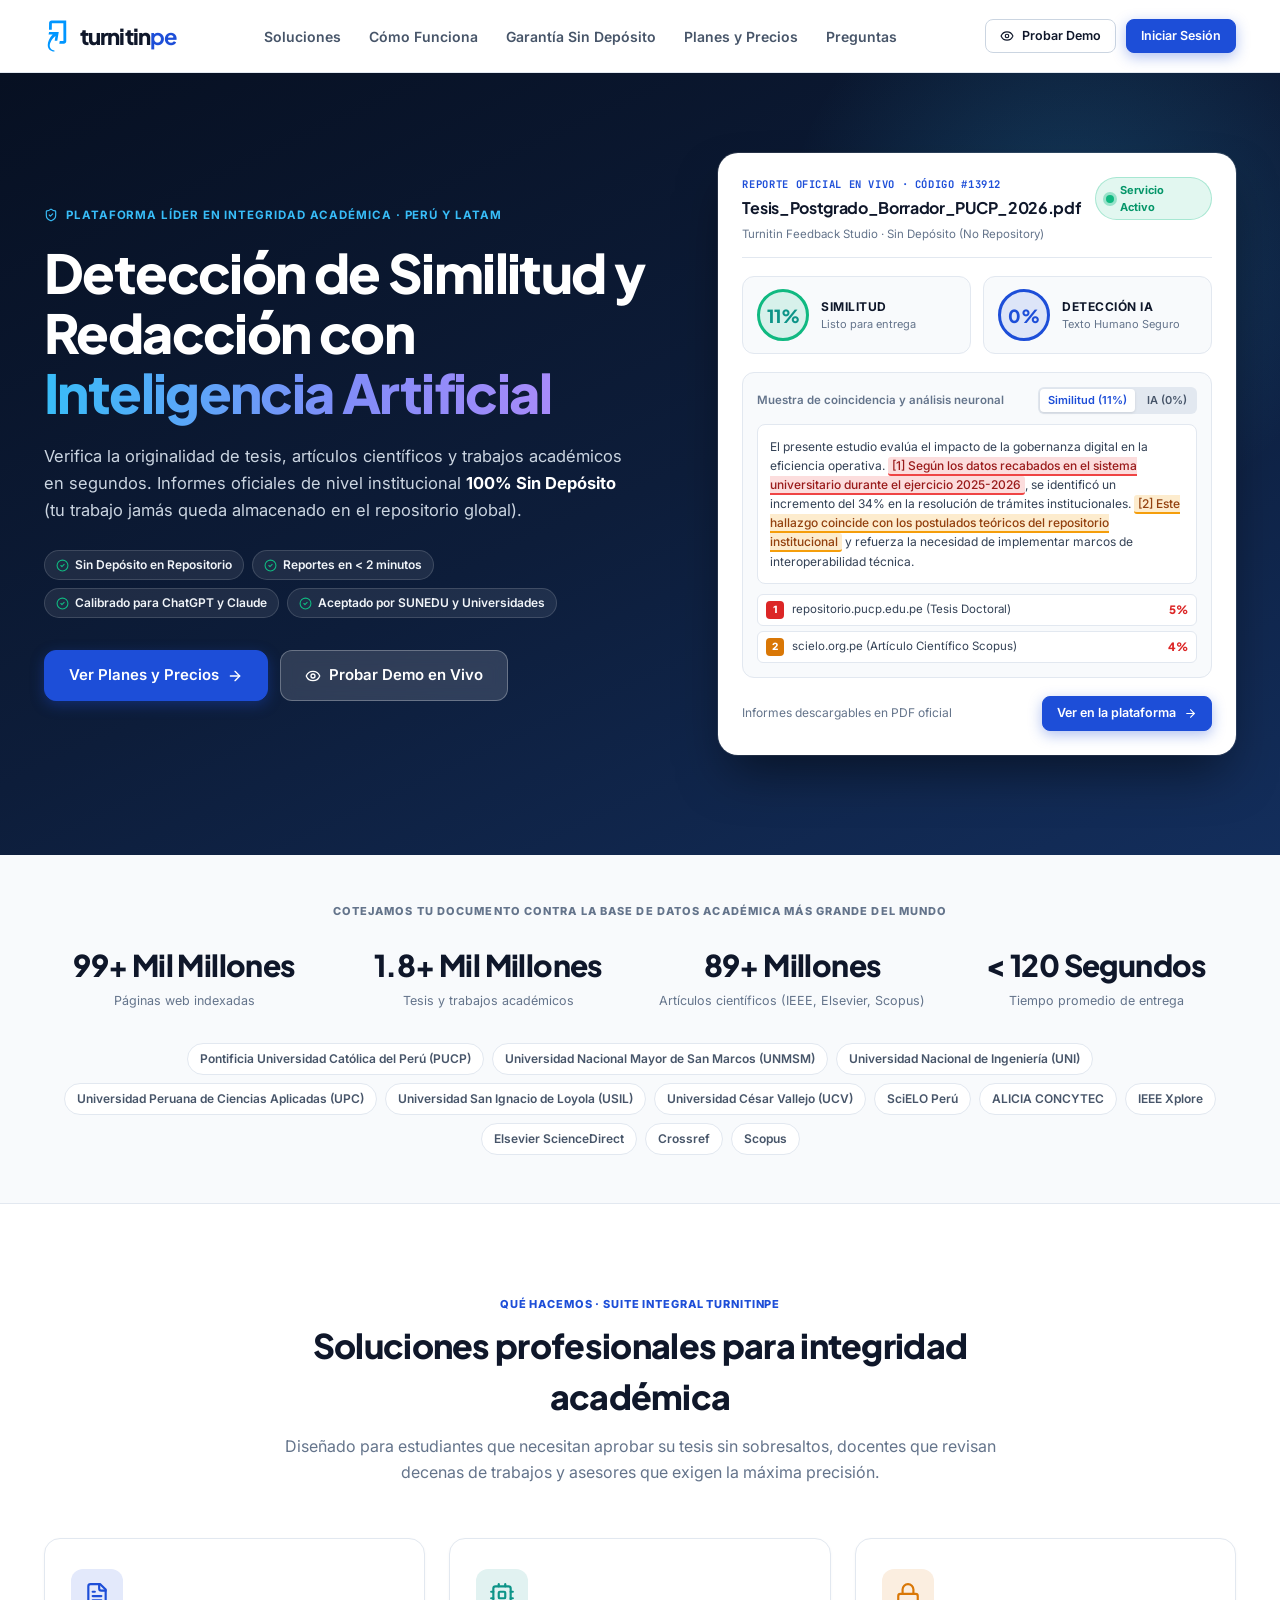
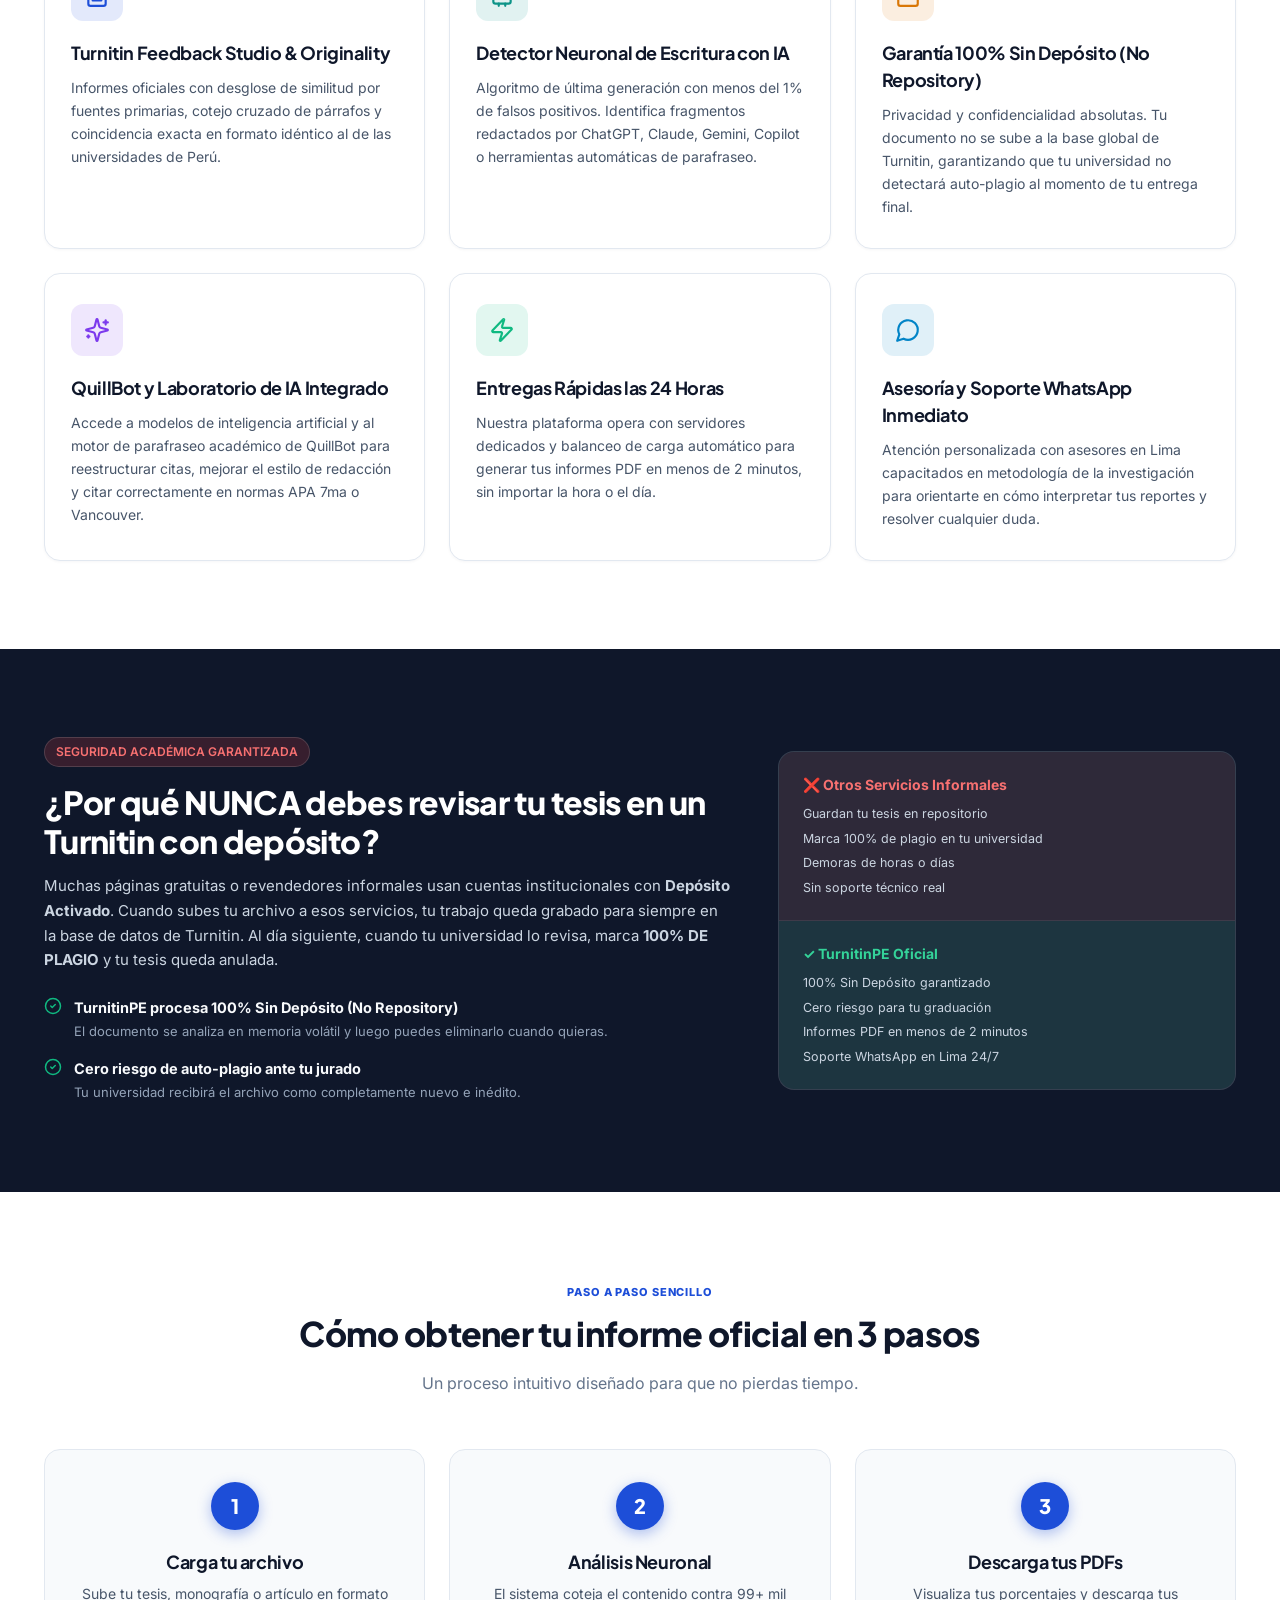
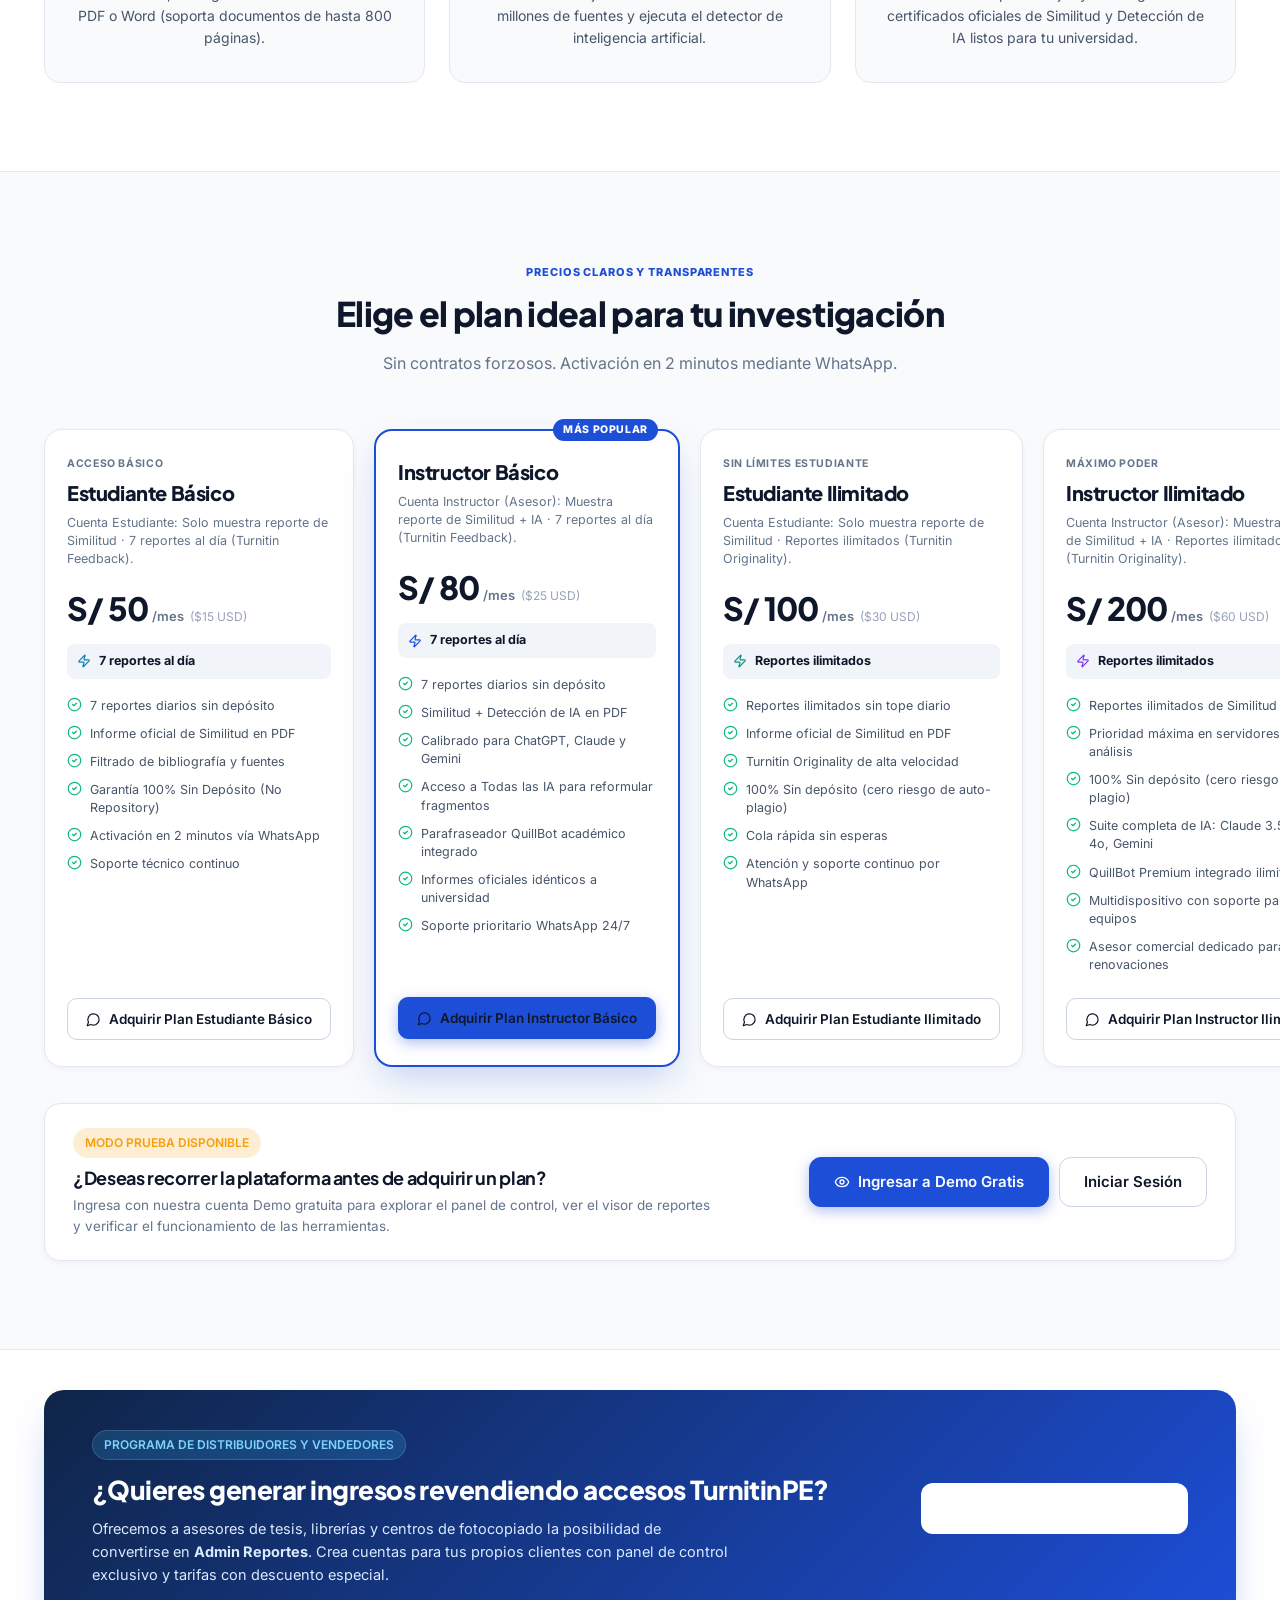
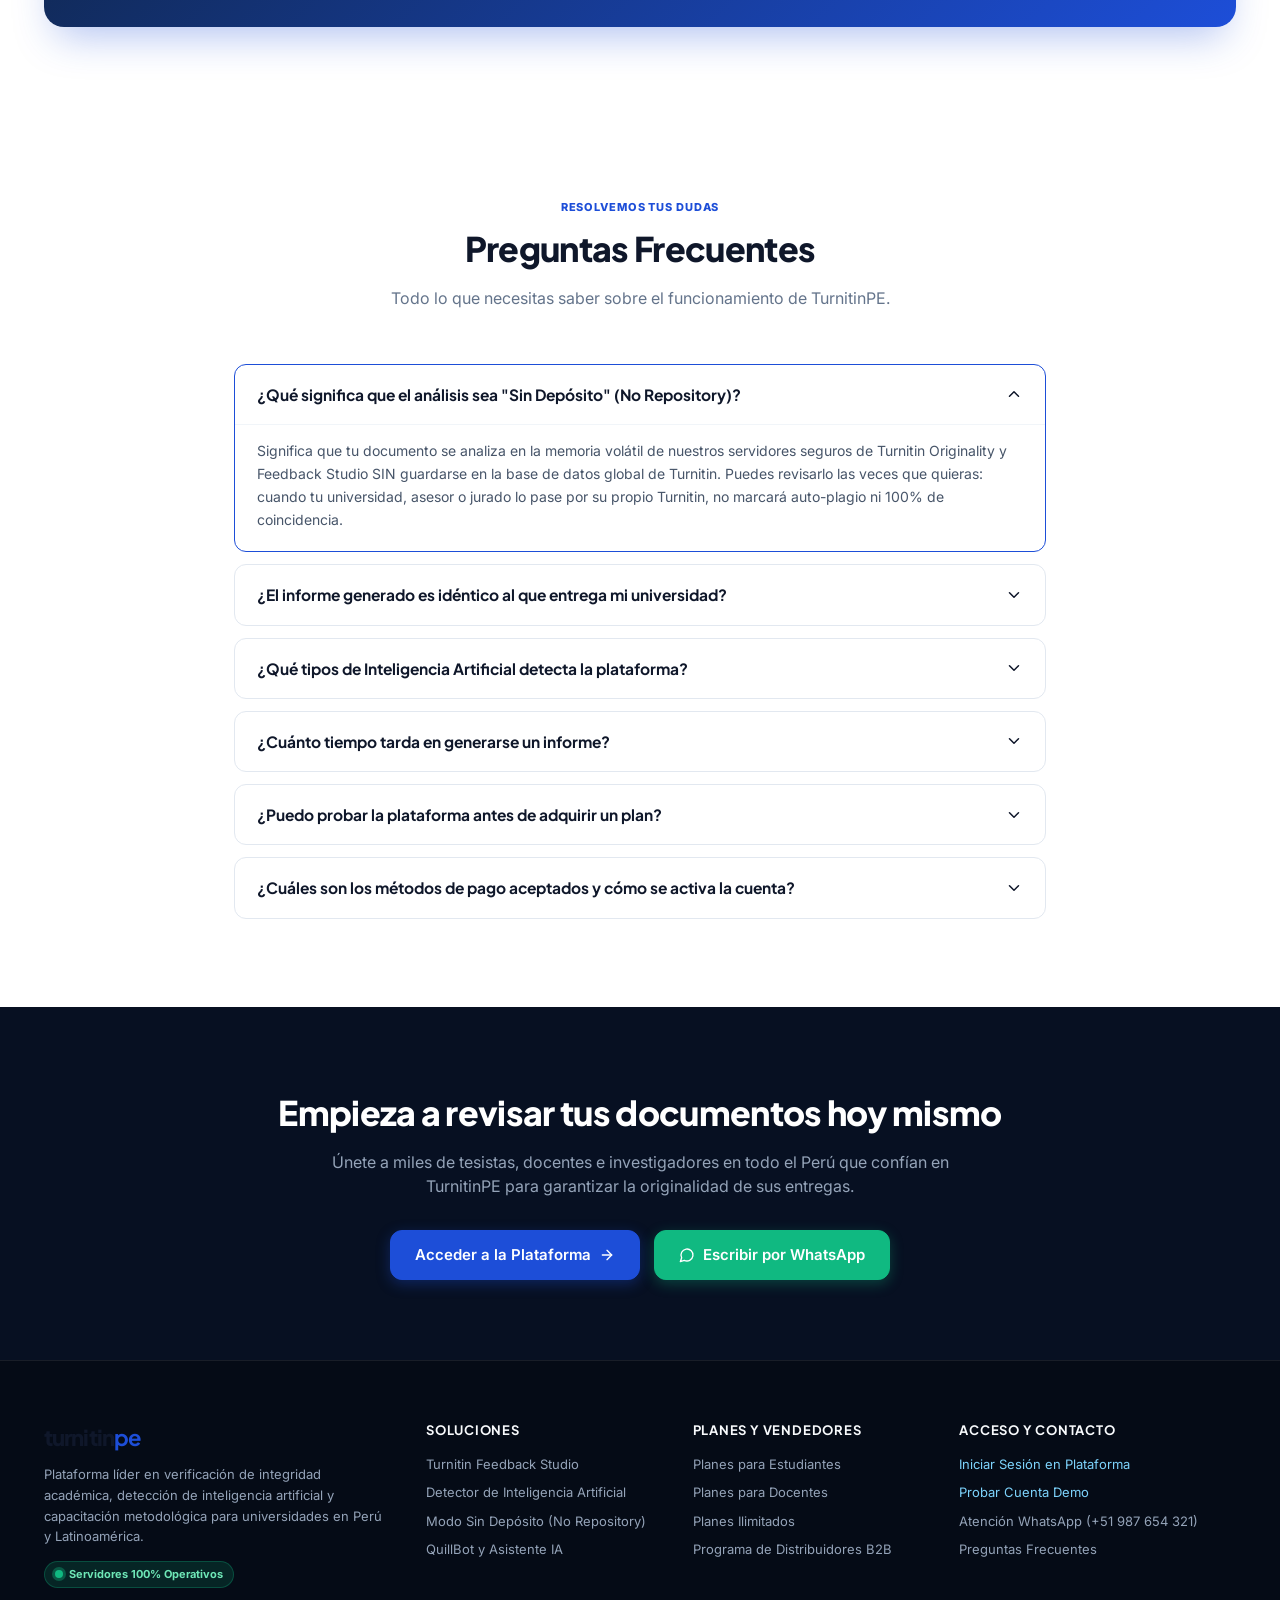
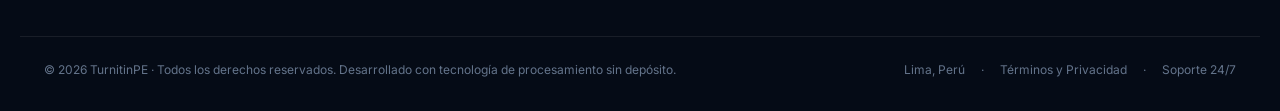
<file: index.html>
<!doctype html>
<html lang="es">
  <head>
    <meta charset="UTF-8" />
    <meta name="viewport" content="width=device-width, initial-scale=1.0" />
    <meta name="theme-color" content="#0f172a" />
    <meta
      name="description"
      content="Plataforma académica profesional TurnitinPE · Cursos de investigación, revisión de similitud y detección de IA con Turnitin Feedback Studio, Originality, QuillBot y Laboratorio de IA."
    />
    <title>turnitinpe · Plataforma Académica de Integridad, Cursos e Inteligencia Artificial</title>
    <link rel="icon" type="image/svg+xml" href="./favicon-turnitin.svg" />
    <link rel="preconnect" href="https://fonts.googleapis.com" />
    <link rel="preconnect" href="https://fonts.gstatic.com" crossorigin />
    <link
      href="https://fonts.googleapis.com/css2?family=Inter:wght@400;450;500;600;700&family=JetBrains+Mono:wght@400;500;600&family=Plus+Jakarta+Sans:wght@600;700;800&display=swap"
      rel="stylesheet"
    />
    <script type="module" crossorigin src="./assets/index-Bihg3M7C.js"></script>
    <link rel="stylesheet" crossorigin href="./assets/index-CJEop-Ek.css">
  </head>
  <body>
    <div id="root"></div>
  </body>
</html>
</file>
<file: assets/index-CJEop-Ek.css>
.lp-root{font-family:var(--font-sans);color:#0f172a;background-color:#fff;overflow-x:hidden;line-height:1.5}.lp-root a{text-decoration:none;color:inherit}.lp-container{max-width:1240px;margin:0 auto;padding:0 24px}.lp-session-bar{background:#0f172a;color:#f8fafc;padding:10px 0;border-bottom:1px solid rgba(255,255,255,.1);font-size:13px}.lp-session-content{display:flex;align-items:center;justify-content:space-between;gap:16px;flex-wrap:wrap}.lp-pulse-dot{width:8px;height:8px;border-radius:50%;background:#10b981;box-shadow:0 0 0 3px #10b98159;display:inline-block}.lp-header{position:sticky;top:0;z-index:50;background:#fffffff0;backdrop-filter:blur(12px);-webkit-backdrop-filter:blur(12px);border-bottom:1px solid #e2e8f0;transition:all .2s ease}.lp-header-inner{display:flex;align-items:center;justify-content:space-between;gap:20px;height:72px}.lp-brand-group{display:flex;align-items:center;gap:12px}.lp-brand{display:inline-flex;align-items:center;gap:10px;font-family:var(--font-display);font-weight:800;font-size:22px;letter-spacing:-.04em;color:#0f172a}.lp-brand b{color:#1d4ed8}.lp-brand-logo{width:26px;height:32px;object-fit:contain}.lp-brand-badge{font-size:11px;font-weight:700;letter-spacing:.04em;text-transform:uppercase;padding:3px 8px;border-radius:6px;background:#0284c71f;color:#0284c7;border:1px solid rgba(2,132,199,.25)}.lp-nav{display:flex;align-items:center;gap:28px}.lp-nav a{font-size:14px;font-weight:600;color:#475569;transition:color .15s ease}.lp-nav a:hover{color:#1d4ed8}.lp-header-actions{display:flex;align-items:center;gap:10px}.lp-btn{display:inline-flex;align-items:center;justify-content:center;gap:8px;padding:10px 18px;border-radius:10px;font-weight:600;font-size:13.5px;cursor:pointer;border:1px solid transparent;transition:all .16s ease;white-space:nowrap}.lp-btn-sm{padding:7px 14px;font-size:12.5px;border-radius:8px}.lp-btn-lg{padding:13px 24px;font-size:15px;border-radius:12px}.lp-btn-primary{background:#1d4ed8;color:#fff;border-color:#1d4ed8;box-shadow:0 4px 14px #1d4ed859}.lp-btn-primary:hover{background:#1e40af;border-color:#1e40af;transform:translateY(-1px)}.lp-btn-outline{background:#fff;color:#0f172a;border-color:#cbd5e1}.lp-btn-outline:hover{border-color:#1d4ed8;color:#1d4ed8;background:#1d4ed80a}.lp-btn-glass{background:#ffffff24;color:#fff;border-color:#ffffff47;-webkit-backdrop-filter:blur(8px);backdrop-filter:blur(8px)}.lp-btn-glass:hover{background:#ffffff38}.lp-btn-whatsapp{background:#10b981;color:#fff;border-color:#10b981;box-shadow:0 4px 14px #10b9814d}.lp-btn-whatsapp:hover{background:#059669;border-color:#059669;transform:translateY(-1px)}.lp-btn-light{background:#fff;color:#0f172a}.lp-btn-light:hover{background:#f1f5f9}.lp-btn-block{width:100%}.lp-hero{position:relative;background:linear-gradient(155deg,#071022,#0d1d3a 52%,#132e5c);color:#fff;padding:80px 0 100px;overflow:hidden}.lp-hero-bg-glow{position:absolute;top:-120px;right:-80px;width:580px;height:580px;border-radius:50%;background:radial-gradient(circle,rgba(56,189,248,.2) 0%,transparent 70%);pointer-events:none}.lp-hero-grid{display:grid;grid-template-columns:1.15fr .95fr;gap:48px;align-items:center}.lp-hero-copy{display:flex;flex-direction:column}.lp-hero-eyebrow{display:inline-flex;align-items:center;gap:8px;font-size:11.5px;font-weight:700;text-transform:uppercase;letter-spacing:.08em;color:#38bdf8;margin-bottom:18px}.lp-hero h1{font-family:var(--font-display);font-size:clamp(34px,4.2vw,54px);line-height:1.12;font-weight:800;letter-spacing:-.03em;color:#fff;margin-bottom:20px}.lp-gradient-text{background:linear-gradient(90deg,#38bdf8,#818cf8 60%,#a78bfa);-webkit-background-clip:text;-webkit-text-fill-color:transparent}.lp-hero-lead{font-size:16.5px;line-height:1.65;color:#cbd5e1;margin-bottom:26px;max-width:580px}.lp-hero-lead strong{color:#fff}.lp-hero-badges-row{display:flex;flex-wrap:wrap;gap:8px;margin-bottom:32px}.lp-pill-badge{display:inline-flex;align-items:center;gap:6px;padding:5px 11px;border-radius:999px;font-size:12px;font-weight:600;background:#ffffff14;border:1px solid rgba(255,255,255,.14);color:#f1f5f9}.lp-hero-actions{display:flex;align-items:center;gap:12px;flex-wrap:wrap}.lp-hero-mockup{position:relative}.lp-mockup-card{background:#fff;color:#0f172a;border-radius:20px;padding:24px;box-shadow:0 25px 50px -12px #00000080,0 0 0 1px #ffffff1f;display:flex;flex-direction:column;gap:18px}.lp-mockup-header{display:flex;align-items:flex-start;justify-content:space-between;gap:14px;padding-bottom:14px;border-bottom:1px solid #e2e8f0}.lp-mockup-tag{font-family:var(--font-mono);font-size:10.5px;font-weight:700;text-transform:uppercase;color:#1d4ed8;letter-spacing:.06em;display:block}.lp-mockup-header h3{font-size:16px;font-weight:700;margin:3px 0 2px;color:#0f172a}.lp-mockup-header small{font-size:11.5px;color:#64748b}.lp-status-live{display:inline-flex;align-items:center;gap:6px;padding:4px 10px;border-radius:999px;font-size:11px;font-weight:700;background:#10b9811f;color:#059669;border:1px solid rgba(16,185,129,.28)}.lp-mockup-scores{display:grid;grid-template-columns:1fr 1fr;gap:12px}.lp-score-box{background:#f8fafc;border:1px solid #e2e8f0;border-radius:12px;padding:12px 14px;display:flex;align-items:center;gap:12px}.lp-score-circle{width:52px;height:52px;border-radius:50%;display:flex;align-items:center;justify-content:center;font-family:var(--font-display);font-weight:800;font-size:18px;flex-shrink:0}.lp-score-sim{background:#10b98124;color:#0d9488;border:3px solid #10b981}.lp-score-ai{background:#1d4ed81f;color:#1d4ed8;border:3px solid #1d4ed8}.lp-score-meta{display:flex;flex-direction:column}.lp-score-meta strong{font-size:12px;letter-spacing:.04em;color:#0f172a}.lp-score-meta small{font-size:11px;color:#64748b}.lp-mockup-doc{background:#f8fafc;border:1px solid #e2e8f0;border-radius:12px;padding:14px;display:flex;flex-direction:column;gap:10px}.lp-mockup-doc-header{display:flex;align-items:center;justify-content:space-between;gap:10px;font-size:11.5px;color:#64748b;font-weight:600}.lp-sample-tabs{display:inline-flex;gap:4px;background:#e2e8f0;padding:2px;border-radius:6px}.lp-sample-tab{padding:3px 8px;border-radius:4px;font-size:11px;font-weight:600;border:none;background:transparent;color:#475569;cursor:pointer}.lp-sample-tab.active{background:#fff;color:#1d4ed8;box-shadow:0 1px 3px #0000001a}.lp-mockup-text{background:#fff;border:1px solid #e2e8f0;border-radius:8px;padding:12px;font-size:12px;line-height:1.6;color:#334155}.lp-mark{padding:1px 4px;border-radius:3px;font-weight:500}.lp-mark-red{background:#ef44442e;border-bottom:2px solid #ef4444;color:#991b1b}.lp-mark-amber{background:#f59e0b33;border-bottom:2px solid #f59e0b;color:#92400e}.lp-mockup-sources{display:flex;flex-direction:column;gap:5px}.lp-source-row{display:flex;align-items:center;justify-content:space-between;gap:8px;padding:6px 8px;background:#fff;border:1px solid #e2e8f0;border-radius:6px;font-size:11.5px}.lp-source-num{width:18px;height:18px;border-radius:4px;background:#dc2626;color:#fff;font-size:10px;font-weight:800;display:inline-flex;align-items:center;justify-content:center;flex-shrink:0}.lp-source-name{flex:1;color:#334155;white-space:nowrap;overflow:hidden;text-overflow:ellipsis}.lp-source-pct{font-family:var(--font-display);font-weight:800;color:#dc2626}.lp-mockup-footer{display:flex;align-items:center;justify-content:space-between;gap:12px;font-size:12px;color:#64748b}.lp-trust-bar{background:#f8fafc;border-bottom:1px solid #e2e8f0;padding:48px 0;text-align:center}.lp-trust-label{font-size:11px;font-weight:800;letter-spacing:.1em;text-transform:uppercase;color:#64748b;margin-bottom:24px}.lp-stats-row{display:grid;grid-template-columns:repeat(4,1fr);gap:24px;margin-bottom:32px}.lp-stat-unit{display:flex;flex-direction:column;gap:4px}.lp-stat-unit strong{font-family:var(--font-display);font-size:30px;font-weight:800;color:#0f172a;letter-spacing:-.02em}.lp-stat-unit span{font-size:12.5px;color:#64748b}.lp-universities-track{display:flex;flex-wrap:wrap;justify-content:center;gap:8px}.lp-uni-chip{padding:6px 12px;border-radius:999px;background:#fff;border:1px solid #e2e8f0;font-size:12px;font-weight:600;color:#475569}.lp-section{padding:88px 0}.lp-section-header{text-align:center;max-width:720px;margin:0 auto 52px}.lp-section-eyebrow{display:inline-block;font-size:11px;font-weight:800;letter-spacing:.08em;text-transform:uppercase;color:#1d4ed8;margin-bottom:8px}.lp-section-header h2{font-family:var(--font-display);font-size:34px;font-weight:800;letter-spacing:-.02em;color:#0f172a;margin-bottom:12px}.lp-section-header p{font-size:16px;line-height:1.6;color:#64748b}.lp-features-grid{display:grid;grid-template-columns:repeat(3,1fr);gap:24px}.lp-feature-card{background:#fff;border:1px solid #e2e8f0;border-radius:16px;padding:30px 26px;box-shadow:0 1px 3px #0f172a0a;transition:all .2s ease;display:flex;flex-direction:column}.lp-feature-card:hover{transform:translateY(-3px);box-shadow:0 12px 28px -6px #0f172a17;border-color:#cbd5e1}.lp-feature-icon{width:52px;height:52px;border-radius:12px;display:flex;align-items:center;justify-content:center;margin-bottom:18px}.lp-feature-card h3{font-size:18px;font-weight:700;margin-bottom:10px;color:#0f172a}.lp-feature-card p{font-size:14px;line-height:1.65;color:#475569}.lp-no-repo-section{background:#0f172a;color:#fff;padding:88px 0}.lp-no-repo-banner{display:grid;grid-template-columns:1.2fr .8fr;gap:48px;align-items:center}.lp-no-repo-copy h2{font-family:var(--font-display);font-size:32px;font-weight:800;line-height:1.2;margin:16px 0 14px;color:#fff}.lp-no-repo-copy p{color:#cbd5e1;font-size:15px;line-height:1.65;margin-bottom:24px}.lp-no-repo-points{display:flex;flex-direction:column;gap:16px}.lp-point{display:flex;align-items:flex-start;gap:12px}.lp-point strong{display:block;font-size:14.5px;color:#f8fafc}.lp-point p{margin:2px 0 0;font-size:13px;color:#94a3b8}.lp-comparison-box{background:#1e293b;border:1px solid rgba(255,255,255,.1);border-radius:16px;overflow:hidden;display:flex;flex-direction:column}.lp-comparison-side{padding:22px 24px}.lp-comparison-side.bad{background:#dc262614;border-bottom:1px solid rgba(255,255,255,.08)}.lp-comparison-side.good{background:#10b98114}.lp-comparison-side .title{font-weight:700;font-size:14px;display:block;margin-bottom:10px}.lp-comparison-side.bad .title{color:#f87171}.lp-comparison-side.good .title{color:#34d399}.lp-comparison-side ul{list-style:none;padding:0;margin:0;display:flex;flex-direction:column;gap:6px;font-size:12.5px;color:#cbd5e1}.lp-steps-grid{display:grid;grid-template-columns:repeat(3,1fr);gap:24px}.lp-step-card{background:#f8fafc;border:1px solid #e2e8f0;border-radius:16px;padding:32px 24px;position:relative;text-align:center}.lp-step-badge{width:48px;height:48px;border-radius:50%;background:#1d4ed8;color:#fff;font-family:var(--font-display);font-size:20px;font-weight:800;display:inline-flex;align-items:center;justify-content:center;margin-bottom:18px;box-shadow:0 4px 14px #1d4ed859}.lp-step-card h3{font-size:18px;font-weight:700;margin-bottom:8px;color:#0f172a}.lp-step-card p{font-size:14px;line-height:1.6;color:#475569}.lp-plans-bg{background:#f8fafc;border-top:1px solid #e2e8f0;border-bottom:1px solid #e2e8f0}.lp-plans-grid{display:grid;grid-template-columns:repeat(4,1fr);gap:20px;margin-bottom:36px}.lp-pricing-card{background:#fff;border:1px solid #e2e8f0;border-radius:18px;padding:26px 22px;display:flex;flex-direction:column;position:relative;box-shadow:0 2px 6px #0f172a0a;transition:transform .16s ease,box-shadow .16s ease}.lp-pricing-card:hover{transform:translateY(-3px);box-shadow:0 16px 32px -8px #0f172a1a}.lp-pricing-card.popular{border-width:2px;box-shadow:0 16px 36px -8px #1d4ed840}.lp-popular-badge{position:absolute;top:-12px;right:20px;color:#fff;font-size:10.5px;font-weight:800;letter-spacing:.06em;padding:3px 10px;border-radius:999px;text-transform:uppercase}.lp-plan-eyebrow{font-size:10.5px;font-weight:700;letter-spacing:.06em;color:#64748b;text-transform:uppercase;margin-bottom:6px}.lp-pricing-card h3{font-size:20px;font-weight:800;margin-bottom:6px;color:#0f172a}.lp-plan-desc{font-size:12.5px;color:#64748b;line-height:1.45;margin-bottom:16px;min-height:38px}.lp-plan-price-row{display:flex;align-items:baseline;gap:4px;margin-bottom:12px}.lp-plan-amount{font-family:var(--font-display);font-size:32px;font-weight:800;color:#0f172a;letter-spacing:-.03em}.lp-plan-period{font-size:13px;color:#64748b;font-weight:600}.lp-plan-usd{font-size:12px;color:#94a3b8;margin-left:2px}.lp-plan-capacity{background:#f1f5f9;border-radius:8px;padding:8px 10px;display:flex;align-items:center;gap:8px;font-size:12.5px;color:#0f172a;margin-bottom:18px}.lp-plan-features{list-style:none;padding:0;margin:0 0 24px;display:flex;flex-direction:column;gap:10px;flex:1}.lp-plan-features li{display:flex;align-items:flex-start;gap:8px;font-size:12.5px;line-height:1.45;color:#475569}.lp-demo-invite-card{background:#fff;border:1px solid #e2e8f0;border-radius:16px;padding:24px 28px;display:flex;align-items:center;justify-content:space-between;gap:24px;box-shadow:0 2px 6px #0f172a0a;flex-wrap:wrap}.lp-demo-invite-card h3{font-size:18px;font-weight:700;margin:6px 0 4px;color:#0f172a}.lp-demo-invite-card p{font-size:13.5px;color:#64748b;max-width:640px}.lp-allies-section{padding:40px 0 80px}.lp-allies-banner{background:linear-gradient(135deg,#0f2547,#1d4ed8);color:#fff;border-radius:20px;padding:40px 48px;display:flex;align-items:center;justify-content:space-between;gap:32px;box-shadow:0 20px 40px -12px #1d4ed859;flex-wrap:wrap}.lp-allies-banner h2{font-family:var(--font-display);font-size:26px;font-weight:800;margin:10px 0 8px;color:#fff}.lp-allies-banner p{font-size:14.5px;line-height:1.6;color:#dbeafe;max-width:640px}.lp-faq-container{max-width:860px}.lp-faq-accordion{display:flex;flex-direction:column;gap:12px}.lp-faq-card{background:#fff;border:1px solid #e2e8f0;border-radius:12px;overflow:hidden;transition:border-color .15s ease}.lp-faq-card.open{border-color:#1d4ed8}.lp-faq-question{width:100%;padding:18px 22px;display:flex;align-items:center;justify-content:space-between;gap:14px;background:transparent;border:none;font-family:var(--font-display);font-size:15.5px;font-weight:700;text-align:left;color:#0f172a;cursor:pointer}.lp-faq-answer{padding:14px 22px 20px;font-size:14px;line-height:1.65;color:#475569;border-top:1px solid #f1f5f9}.lp-final-cta{background:#071022;color:#fff;padding:80px 0;text-align:center}.lp-final-cta h2{font-family:var(--font-display);font-size:34px;font-weight:800;margin-bottom:12px;color:#fff}.lp-final-cta p{font-size:16px;color:#94a3b8;max-width:620px;margin:0 auto 32px}.lp-final-actions{display:flex;justify-content:center;align-items:center;gap:14px;flex-wrap:wrap}.lp-footer{background:#050b16;color:#cbd5e1;padding:60px 0 32px;border-top:1px solid rgba(255,255,255,.08)}.lp-footer-grid{display:grid;grid-template-columns:1.5fr 1fr 1fr 1.2fr;gap:36px;margin-bottom:48px}.lp-footer-col h4{font-size:13px;font-weight:700;text-transform:uppercase;letter-spacing:.06em;color:#f8fafc;margin-bottom:14px}.lp-footer-col ul{list-style:none;padding:0;margin:0;display:flex;flex-direction:column;gap:9px;font-size:13px}.lp-footer-col a{color:#94a3b8;transition:color .15s ease}.lp-footer-col a:hover{color:#38bdf8}.lp-footer-bottom{display:flex;align-items:center;justify-content:space-between;gap:20px;padding-top:24px;border-top:1px solid rgba(255,255,255,.08);font-size:12px;color:#64748b;flex-wrap:wrap}@media (max-width: 1024px){.lp-hero-grid{grid-template-columns:1fr}.lp-features-grid,.lp-plans-grid,.lp-stats-row{grid-template-columns:repeat(2,1fr)}.lp-no-repo-banner{grid-template-columns:1fr}.lp-footer-grid{grid-template-columns:1fr 1fr}}@media (max-width: 768px){.lp-nav{display:none}.lp-hero{padding:60px 0 70px}.lp-section{padding:60px 0}.lp-features-grid,.lp-plans-grid,.lp-steps-grid,.lp-stats-row,.lp-footer-grid{grid-template-columns:1fr}.lp-allies-banner{padding:30px 24px}.lp-mockup-scores{grid-template-columns:1fr}}:root{--bg-app: #f4f7fb;--bg-surface: #ffffff;--bg-surface-subtle: #f8fafc;--bg-surface-hover: #f1f5f9;--bg-sidebar: #0c1526;--bg-sidebar-hover: rgba(255, 255, 255, .06);--bg-sidebar-active: #1d4ed8;--text-primary: #0f172a;--text-secondary: #475569;--text-muted: #64748b;--text-on-dark: #f8fafc;--text-on-dark-muted: #94a3b8;--border-color: #e2e8f0;--border-strong: #cbd5e1;--brand-primary: #1d4ed8;--brand-primary-hover: #1e40af;--brand-primary-soft: #eff6ff;--brand-accent: #0284c7;--emerald: #0d9488;--emerald-soft: #f0fdfa;--emerald-border: #99f6e4;--amber: #d97706;--amber-soft: #fffbeb;--amber-border: #fde68a;--crimson: #dc2626;--crimson-soft: #fef2f2;--crimson-border: #fecaca;--slate-badge: #eef2f6;--shadow-xs: 0 1px 2px rgba(15, 23, 42, .04);--shadow-sm: 0 2px 6px -1px rgba(15, 23, 42, .06), 0 1px 3px -1px rgba(15, 23, 42, .04);--shadow-md: 0 8px 20px -4px rgba(15, 23, 42, .08), 0 3px 8px -3px rgba(15, 23, 42, .04);--shadow-lg: 0 20px 36px -8px rgba(15, 23, 42, .14), 0 8px 16px -6px rgba(15, 23, 42, .06);--radius-sm: 8px;--radius-md: 12px;--radius-lg: 16px;--radius-xl: 20px;--font-sans: "Inter", -apple-system, BlinkMacSystemFont, "Segoe UI", Roboto, sans-serif;--font-display: "Plus Jakarta Sans", "Inter", -apple-system, BlinkMacSystemFont, sans-serif;--font-mono: "JetBrains Mono", ui-monospace, SFMono-Regular, Menlo, monospace}[data-theme=dark]{--bg-app: #090f1d;--bg-surface: #111a2e;--bg-surface-subtle: #16213a;--bg-surface-hover: #1c2a48;--bg-sidebar: #060b16;--bg-sidebar-hover: rgba(255, 255, 255, .07);--bg-sidebar-active: #2563eb;--text-primary: #f1f5f9;--text-secondary: #cbd5e1;--text-muted: #94a3b8;--border-color: #1e293b;--border-strong: #334155;--brand-primary: #3b82f6;--brand-primary-hover: #2563eb;--brand-primary-soft: rgba(59, 130, 246, .14);--emerald: #14b8a6;--emerald-soft: rgba(20, 184, 166, .14);--emerald-border: rgba(20, 184, 166, .35);--amber: #f59e0b;--amber-soft: rgba(245, 158, 11, .14);--amber-border: rgba(245, 158, 11, .35);--crimson: #ef4444;--crimson-soft: rgba(239, 68, 68, .14);--crimson-border: rgba(239, 68, 68, .35);--slate-badge: #1e293b;--shadow-xs: 0 1px 2px rgba(0, 0, 0, .25);--shadow-sm: 0 2px 6px rgba(0, 0, 0, .35);--shadow-md: 0 10px 24px rgba(0, 0, 0, .45);--shadow-lg: 0 24px 48px rgba(0, 0, 0, .6)}*,*:before,*:after{box-sizing:border-box}html,body{margin:0;padding:0;background-color:var(--bg-app);color:var(--text-primary);font-family:var(--font-sans);font-size:14px;line-height:1.5;-webkit-font-smoothing:antialiased}h1,h2,h3,h4{font-family:var(--font-display);margin:0;letter-spacing:-.02em;color:var(--text-primary)}p{margin:0}button,input,select,textarea{font:inherit;color:inherit}button{cursor:pointer;border:none;background:none}button:disabled{cursor:not-allowed;opacity:.55}a{color:inherit;text-decoration:none}.auth-layout{min-height:100vh;display:grid;grid-template-columns:1.12fr .88fr;background:var(--bg-app)}.auth-story{background:linear-gradient(155deg,#071022,#0d1d3a 55%,#132c58);color:#f8fafc;padding:44px 56px;display:flex;flex-direction:column;justify-content:space-between;position:relative;overflow:hidden}.auth-story-header{display:flex;align-items:center;justify-content:space-between;gap:16px}.brand{display:inline-flex;align-items:center;gap:11px;font-family:var(--font-display);font-weight:800;font-size:24px;letter-spacing:-.04em;color:var(--text-primary)}.brand-dark{color:#fff}.brand-symbol{width:26px;height:36px;object-fit:contain}.brand-badge{font-size:11px;font-weight:700;letter-spacing:.04em;text-transform:uppercase;padding:3px 8px;border-radius:6px;background:#38bdf829;color:#7dd3fc;border:1px solid rgba(56,189,248,.28)}.auth-story-body{max-width:560px;margin:auto 0;padding:32px 0}.auth-eyebrow{display:inline-flex;align-items:center;gap:8px;font-size:11.5px;font-weight:700;text-transform:uppercase;letter-spacing:.1em;color:#38bdf8;margin-bottom:16px}.auth-story-body h1{color:#fff;font-size:clamp(32px,3.6vw,46px);line-height:1.1;margin-bottom:18px}.auth-story-lead{color:#cbd5e1;font-size:16px;line-height:1.65;margin-bottom:32px}.auth-pillars{display:grid;grid-template-columns:repeat(3,1fr);gap:14px}.auth-pillar-card{background:#ffffff0d;border:1px solid rgba(255,255,255,.1);border-radius:var(--radius-md);padding:16px;display:flex;flex-direction:column;gap:8px}.auth-pillar-icon{width:34px;height:34px;border-radius:8px;background:#38bdf824;color:#38bdf8;display:inline-flex;align-items:center;justify-content:center}.auth-pillar-card strong{font-size:13.5px;color:#f8fafc}.auth-pillar-card span{font-size:12px;color:#94a3b8;line-height:1.45}.auth-story-footer{display:flex;align-items:center;justify-content:space-between;gap:16px;padding-top:20px;border-top:1px solid rgba(255,255,255,.1);font-size:12.5px;color:#94a3b8}.auth-panel-wrap{display:flex;flex-direction:column;justify-content:center;align-items:center;padding:40px 32px;background:var(--bg-surface)}.auth-card{width:100%;max-width:430px}.auth-card-top{display:flex;align-items:center;justify-content:space-between;margin-bottom:28px}.auth-card h2{font-size:26px;margin-bottom:6px}.auth-subtitle{color:var(--text-secondary);font-size:14px;margin-bottom:24px}.demo-accounts-box{background:var(--bg-surface-subtle);border:1px solid var(--border-color);border-radius:var(--radius-md);padding:12px 14px;margin-bottom:20px}.demo-accounts-header{display:flex;align-items:center;justify-content:space-between;font-size:11.5px;font-weight:700;text-transform:uppercase;letter-spacing:.05em;color:var(--text-muted);margin-bottom:8px}.demo-accounts-buttons{display:grid;grid-template-columns:1fr 1fr;gap:8px}.demo-btn{display:flex;flex-direction:column;align-items:flex-start;gap:2px;padding:8px 11px;border-radius:8px;background:var(--bg-surface);border:1px solid var(--border-color);text-align:left;transition:border-color .15s,background .15s}.demo-btn:hover{border-color:var(--brand-primary);background:var(--brand-primary-soft)}.demo-btn strong{font-size:12.5px;color:var(--text-primary)}.demo-btn span{font-size:11px;color:var(--text-muted)}.app-shell{min-height:100vh;display:grid;grid-template-columns:272px 1fr;background:var(--bg-app)}.sidebar{background:var(--bg-sidebar);color:var(--text-on-dark);display:flex;flex-direction:column;height:100vh;position:sticky;top:0;border-right:1px solid rgba(255,255,255,.07);z-index:30;overflow-y:auto}.sidebar-brand{padding:22px 20px 16px;display:flex;align-items:center;justify-content:space-between;border-bottom:1px solid rgba(255,255,255,.07)}.sidebar-role-switcher{margin:12px 14px 4px;padding:4px;background:#ffffff0d;border:1px solid rgba(255,255,255,.08);border-radius:9px;display:grid;grid-template-columns:1fr 1fr;gap:4px}.role-switch-btn{padding:6px 8px;border-radius:6px;font-size:11.5px;font-weight:600;color:var(--text-on-dark-muted);display:flex;align-items:center;justify-content:center;gap:5px;transition:all .15s}.role-switch-btn.active{background:var(--bg-sidebar-active);color:#fff;box-shadow:0 2px 6px #00000040}.sidebar-nav{padding:10px 12px;display:flex;flex-direction:column;gap:16px;flex:1}.nav-group{display:flex;flex-direction:column;gap:3px}.nav-group-label{padding:4px 10px 6px;font-size:10.5px;font-weight:700;text-transform:uppercase;letter-spacing:.08em;color:#64748b}.nav-item{display:flex;align-items:center;gap:11px;padding:9.5px 12px;border-radius:9px;color:#cbd5e1;font-size:13.5px;font-weight:500;text-align:left;transition:background .15s,color .15s}.nav-item:hover{background:var(--bg-sidebar-hover);color:#fff}.nav-item-active{background:var(--bg-sidebar-active);color:#fff;font-weight:600;box-shadow:0 4px 12px #1d4ed852}.nav-item-text{flex:1;white-space:nowrap;overflow:hidden;text-overflow:ellipsis}.nav-count{font-family:var(--font-mono);font-size:11px;font-weight:600;padding:2px 7px;border-radius:999px;background:#ffffff1f;color:#e2e8f0}.nav-badge-pro{font-size:10px;font-weight:700;text-transform:uppercase;padding:2px 6px;border-radius:5px;background:#14b8a633;color:#5eead4}.sidebar-footer{padding:14px;border-top:1px solid rgba(255,255,255,.08);display:flex;flex-direction:column;gap:10px}.sidebar-station-pill{display:flex;align-items:center;gap:8px;padding:8px 10px;border-radius:8px;background:#10b9811a;border:1px solid rgba(16,185,129,.24);font-size:11.5px;color:#a7f3d0}.pulse-dot{width:8px;height:8px;border-radius:50%;background:#10b981;box-shadow:0 0 0 3px #10b98140;flex-shrink:0}.sidebar-profile-row{display:flex;align-items:center;gap:8px}.sidebar-profile-btn{flex:1;display:flex;align-items:center;gap:10px;padding:8px 10px;border-radius:9px;background:#ffffff0a;border:1px solid rgba(255,255,255,.08);text-align:left;color:#f8fafc;min-width:0}.sidebar-profile-btn:hover{background:#ffffff14}.sidebar-profile-info{flex:1;min-width:0;display:flex;flex-direction:column}.sidebar-profile-info strong{font-size:13px;white-space:nowrap;overflow:hidden;text-overflow:ellipsis}.sidebar-profile-info small{font-size:11px;color:#94a3b8;white-space:nowrap;overflow:hidden;text-overflow:ellipsis}.sidebar-icon-btn{width:36px;height:36px;border-radius:8px;background:#ffffff0d;border:1px solid rgba(255,255,255,.08);color:#cbd5e1;display:inline-flex;align-items:center;justify-content:center;transition:all .15s}.sidebar-icon-btn:hover{background:#ffffff1f;color:#fff}.main-shell{min-width:0;display:flex;flex-direction:column}.topbar{background:var(--bg-surface);border-bottom:1px solid var(--border-color);padding:14px 28px;display:flex;align-items:center;justify-content:space-between;gap:16px;position:sticky;top:0;z-index:20}.topbar-left{display:flex;align-items:center;gap:12px}.mobile-menu-btn{display:none;padding:8px;border-radius:8px;border:1px solid var(--border-color);background:var(--bg-surface)}.topbar-breadcrumb{display:flex;align-items:center;gap:8px;font-size:13px;color:var(--text-muted)}.topbar-breadcrumb strong{color:var(--text-primary);font-weight:600}.topbar-right{display:flex;align-items:center;gap:10px;flex-wrap:wrap}.quota-chip{display:inline-flex;align-items:center;gap:7px;padding:6px 12px;border-radius:999px;font-size:12px;font-weight:600;background:var(--bg-surface-subtle);border:1px solid var(--border-color);color:var(--text-secondary)}.main-content{padding:28px;max-width:1440px;width:100%;margin:0 auto;display:flex;flex-direction:column;gap:24px}.page-header{display:flex;align-items:flex-start;justify-content:space-between;gap:20px;flex-wrap:wrap}.page-eyebrow{display:inline-block;font-size:11px;font-weight:700;text-transform:uppercase;letter-spacing:.08em;color:var(--brand-primary);margin-bottom:4px}.page-header h1{font-size:26px;line-height:1.2}.page-header p{color:var(--text-secondary);font-size:14px;margin-top:4px}.page-actions{display:flex;align-items:center;gap:10px;flex-wrap:wrap}.button{display:inline-flex;align-items:center;justify-content:center;gap:8px;padding:9px 16px;min-height:38px;border-radius:var(--radius-sm);font-size:13px;font-weight:600;white-space:nowrap;transition:all .15s ease}.button-sm{min-height:32px;padding:6px 12px;font-size:12px}.button-primary{background:var(--brand-primary);color:#fff;border:1px solid var(--brand-primary);box-shadow:0 2px 5px #1d4ed838}.button-primary:hover:not(:disabled){background:var(--brand-primary-hover);border-color:var(--brand-primary-hover)}.button-secondary{background:var(--bg-surface);color:var(--text-primary);border:1px solid var(--border-color)}.button-secondary:hover:not(:disabled){background:var(--bg-surface-hover);border-color:var(--border-strong)}.button-emerald{background:var(--emerald);color:#fff;border:1px solid var(--emerald)}.button-emerald:hover:not(:disabled){filter:brightness(.93)}.button-danger{background:var(--crimson);color:#fff;border:1px solid var(--crimson)}.icon-btn{width:34px;height:34px;border-radius:8px;display:inline-flex;align-items:center;justify-content:center;color:var(--text-secondary);border:1px solid var(--border-color);background:var(--bg-surface);transition:all .15s}.icon-btn:hover:not(:disabled){background:var(--bg-surface-hover);color:var(--text-primary);border-color:var(--border-strong)}.icon-btn.danger:hover:not(:disabled){background:var(--crimson-soft);color:var(--crimson);border-color:var(--crimson-border)}.avatar{width:36px;height:36px;border-radius:50%;background:var(--brand-primary-soft);color:var(--brand-primary);font-weight:700;font-size:12.5px;display:inline-flex;align-items:center;justify-content:center;flex-shrink:0}.avatar-sm{width:30px;height:30px;font-size:11px}.status-pill{display:inline-flex;align-items:center;gap:6px;padding:3.5px 10px;border-radius:999px;font-size:11.5px;font-weight:600;white-space:nowrap}.status-pill:before{content:"";width:6px;height:6px;border-radius:50%;background:currentColor}.status-emerald{background:var(--emerald-soft);color:var(--emerald);border:1px solid var(--emerald-border)}.status-amber{background:var(--amber-soft);color:var(--amber);border:1px solid var(--amber-border)}.status-crimson{background:var(--crimson-soft);color:var(--crimson);border:1px solid var(--crimson-border)}.status-blue{background:var(--brand-primary-soft);color:var(--brand-primary);border:1px solid rgba(59,130,246,.28)}.status-slate{background:var(--slate-badge);color:var(--text-secondary);border:1px solid var(--border-color)}.metrics-grid{display:grid;grid-template-columns:repeat(4,1fr);gap:16px}.metric-card{background:var(--bg-surface);border:1px solid var(--border-color);border-radius:var(--radius-md);padding:18px 20px;box-shadow:var(--shadow-xs);display:flex;flex-direction:column;gap:8px}.metric-top{display:flex;align-items:center;justify-content:space-between;color:var(--text-secondary);font-size:12.5px;font-weight:600}.metric-icon{width:36px;height:36px;border-radius:10px;display:inline-flex;align-items:center;justify-content:center}.metric-blue{background:var(--brand-primary-soft);color:var(--brand-primary)}.metric-emerald{background:var(--emerald-soft);color:var(--emerald)}.metric-amber{background:var(--amber-soft);color:var(--amber)}.metric-crimson{background:var(--crimson-soft);color:var(--crimson)}.metric-value{font-family:var(--font-display);font-size:28px;font-weight:800;letter-spacing:-.03em;color:var(--text-primary)}.metric-note{font-size:12px;color:var(--text-muted)}.panel{background:var(--bg-surface);border:1px solid var(--border-color);border-radius:var(--radius-lg);padding:22px 24px;box-shadow:var(--shadow-xs)}.panel-header{display:flex;align-items:center;justify-content:space-between;gap:16px;margin-bottom:18px;flex-wrap:wrap}.panel-header h2{font-size:17px}.panel-header p{font-size:13px;color:var(--text-secondary);margin-top:2px}.overview-grid{display:grid;grid-template-columns:1.55fr 1fr;gap:20px}.courses-grid{display:grid;grid-template-columns:repeat(auto-fill,minmax(330px,1fr));gap:18px}.course-card{background:var(--bg-surface);border:1px solid var(--border-color);border-radius:var(--radius-lg);overflow:hidden;display:flex;flex-direction:column;box-shadow:var(--shadow-xs);transition:transform .16s ease,box-shadow .16s ease,border-color .16s ease}.course-card:hover{transform:translateY(-2px);box-shadow:var(--shadow-md);border-color:var(--brand-primary)}.course-card-banner{padding:18px 20px;color:#fff;display:flex;flex-direction:column;gap:8px}.course-banner-navy{background:linear-gradient(135deg,#0f172a,#1e3a8a)}.course-banner-teal{background:linear-gradient(135deg,#0f292e,#0d9488)}.course-banner-slate{background:linear-gradient(135deg,#1e293b,#0284c7)}.course-banner-amber{background:linear-gradient(135deg,#271705,#b45309)}.course-banner-top{display:flex;align-items:center;justify-content:space-between;gap:8px}.course-code-pill{font-family:var(--font-mono);font-size:11px;font-weight:600;padding:3px 8px;border-radius:6px;background:#ffffff29;color:#f8fafc}.course-card-banner h3{color:#fff;font-size:17px;line-height:1.3}.course-instructor{font-size:12.5px;color:#ffffffd1}.course-card-body{padding:18px 20px;display:flex;flex-direction:column;gap:14px;flex:1}.course-stats-row{display:grid;grid-template-columns:repeat(3,1fr);gap:8px;padding:10px 12px;border-radius:var(--radius-sm);background:var(--bg-surface-subtle);border:1px solid var(--border-color)}.course-stat{display:flex;flex-direction:column;gap:2px}.course-stat span{font-size:11px;color:var(--text-muted)}.course-stat strong{font-size:13.5px;font-family:var(--font-mono);color:var(--text-primary)}.course-card-footer{padding:13px 20px;border-top:1px solid var(--border-color);display:flex;align-items:center;justify-content:space-between;gap:10px;background:var(--bg-surface-subtle)}.upload-studio-grid{display:grid;grid-template-columns:1.15fr .85fr;gap:20px}.dropzone{border:2px dashed var(--border-strong);border-radius:var(--radius-lg);padding:32px 24px;text-align:center;background:var(--bg-surface-subtle);display:flex;flex-direction:column;align-items:center;gap:12px;transition:all .16s ease;cursor:pointer}.dropzone:hover,.dropzone.active{border-color:var(--brand-primary);background:var(--brand-primary-soft)}.dropzone-icon{width:52px;height:52px;border-radius:14px;background:var(--bg-surface);border:1px solid var(--border-color);color:var(--brand-primary);display:flex;align-items:center;justify-content:center;box-shadow:var(--shadow-xs)}.filter-switches{display:flex;flex-direction:column;gap:10px}.filter-switch-item{display:flex;align-items:flex-start;gap:10px;padding:10px 12px;border-radius:var(--radius-sm);border:1px solid var(--border-color);background:var(--bg-surface-subtle)}.filter-switch-item input[type=checkbox]{margin-top:3px;accent-color:var(--brand-primary);width:16px;height:16px}.score-badges{display:flex;align-items:center;gap:8px;flex-wrap:wrap}.score-badge{display:inline-flex;align-items:center;gap:6px;padding:4px 9px;border-radius:7px;font-family:var(--font-mono);font-size:12px;font-weight:700}.toolbar{display:flex;align-items:center;justify-content:space-between;gap:14px;flex-wrap:wrap}.filter-tabs{display:inline-flex;align-items:center;gap:4px;padding:4px;background:var(--bg-surface-subtle);border:1px solid var(--border-color);border-radius:10px;flex-wrap:wrap}.filter-tab{padding:6px 12px;border-radius:7px;font-size:12.5px;font-weight:600;color:var(--text-secondary);transition:all .15s}.filter-tab.active{background:var(--bg-surface);color:var(--brand-primary);box-shadow:var(--shadow-xs)}.search-box{display:flex;align-items:center;gap:8px;padding:8px 13px;border-radius:var(--radius-sm);background:var(--bg-surface);border:1px solid var(--border-color);min-width:260px}.search-box input{border:none;outline:none;background:transparent;width:100%;font-size:13px}.table-wrap{width:100%;overflow-x:auto}.data-table{width:100%;border-collapse:collapse;text-align:left}.data-table th{padding:12px 14px;font-size:11.5px;font-weight:700;text-transform:uppercase;letter-spacing:.05em;color:var(--text-muted);background:var(--bg-surface-subtle);border-bottom:1px solid var(--border-color);white-space:nowrap}.data-table td{padding:13px 14px;border-bottom:1px solid var(--border-color);vertical-align:middle;font-size:13.5px}.data-table tbody tr:hover{background:var(--bg-surface-subtle)}.person-cell{display:flex;align-items:center;gap:11px}.person-meta{display:flex;flex-direction:column}.person-meta strong{font-size:13.5px;color:var(--text-primary)}.person-meta span{font-size:12px;color:var(--text-muted)}.code-chip{font-family:var(--font-mono);font-size:12px;font-weight:600;padding:3px 7px;border-radius:6px;background:var(--bg-surface-subtle);border:1px solid var(--border-color);color:var(--text-secondary)}.ai-studio-layout{display:grid;grid-template-columns:310px 1fr;gap:20px;min-height:620px}.ai-models-sidebar{background:var(--bg-surface);border:1px solid var(--border-color);border-radius:var(--radius-lg);padding:16px;display:flex;flex-direction:column;gap:12px;max-height:680px;overflow-y:auto}.ai-model-item{display:flex;align-items:flex-start;gap:10px;padding:11px 12px;border-radius:10px;border:1px solid var(--border-color);background:var(--bg-surface);text-align:left;transition:all .15s}.ai-model-item:hover{border-color:var(--brand-primary);background:var(--bg-surface-subtle)}.ai-model-item.active{border-color:var(--brand-primary);background:var(--brand-primary-soft)}.ai-chat-panel{background:var(--bg-surface);border:1px solid var(--border-color);border-radius:var(--radius-lg);display:flex;flex-direction:column;overflow:hidden}.ai-chat-header{padding:16px 20px;border-bottom:1px solid var(--border-color);display:flex;align-items:center;justify-content:space-between;gap:12px}.ai-chat-messages{flex:1;padding:20px;overflow-y:auto;display:flex;flex-direction:column;gap:14px;max-height:430px}.chat-bubble{max-width:82%;padding:13px 16px;border-radius:14px;font-size:13.5px;line-height:1.6;white-space:pre-wrap}.chat-bubble.user{align-self:flex-end;background:var(--brand-primary);color:#fff;border-bottom-right-radius:4px}.chat-bubble.assistant{align-self:flex-start;background:var(--bg-surface-subtle);border:1px solid var(--border-color);color:var(--text-primary);border-bottom-left-radius:4px}.ai-prompt-chips{padding:10px 20px;border-top:1px solid var(--border-color);background:var(--bg-surface-subtle);display:flex;align-items:center;gap:8px;overflow-x:auto}.prompt-chip{padding:5px 11px;border-radius:999px;font-size:12px;font-weight:500;background:var(--bg-surface);border:1px solid var(--border-color);white-space:nowrap;color:var(--text-secondary)}.prompt-chip:hover{border-color:var(--brand-primary);color:var(--brand-primary)}.ai-chat-input-bar{padding:14px 20px;border-top:1px solid var(--border-color);display:flex;gap:10px}.ai-chat-input-bar textarea{flex:1;resize:none;border:1px solid var(--border-color);border-radius:var(--radius-sm);padding:10px 12px;background:var(--bg-surface-subtle);outline:none}.ai-chat-input-bar textarea:focus{border-color:var(--brand-primary);background:var(--bg-surface)}.plans-grid{display:grid;grid-template-columns:repeat(auto-fill,minmax(300px,1fr));gap:18px}.plan-card{background:var(--bg-surface);border:1px solid var(--border-color);border-radius:var(--radius-lg);padding:22px;display:flex;flex-direction:column;gap:14px;box-shadow:var(--shadow-xs)}.plan-price-row{display:flex;align-items:baseline;gap:6px}.plan-price-row strong{font-family:var(--font-display);font-size:30px;font-weight:800}.plan-features-list{list-style:none;padding:0;margin:0;display:flex;flex-direction:column;gap:8px;flex:1}.plan-features-list li{display:flex;align-items:center;gap:8px;font-size:13px;color:var(--text-secondary)}.modal-backdrop{position:fixed;top:0;right:0;bottom:0;left:0;background:#090f1da6;-webkit-backdrop-filter:blur(3px);backdrop-filter:blur(3px);display:flex;align-items:center;justify-content:center;padding:20px;z-index:60}.modal-card{background:var(--bg-surface);border:1px solid var(--border-color);border-radius:var(--radius-xl);width:100%;max-width:620px;max-height:90vh;overflow-y:auto;box-shadow:var(--shadow-lg);padding:26px;display:flex;flex-direction:column;gap:18px}.modal-card.wide{max-width:860px}.modal-header{display:flex;align-items:flex-start;justify-content:space-between;gap:16px}.form-grid{display:grid;grid-template-columns:1fr 1fr;gap:14px}.field{display:flex;flex-direction:column;gap:6px;font-size:13px;font-weight:600;color:var(--text-primary)}.field input,.field select,.field textarea{padding:9.5px 12px;border-radius:var(--radius-sm);border:1px solid var(--border-color);background:var(--bg-surface);font-weight:450;outline:none;transition:border-color .15s}.field input:focus,.field select:focus,.field textarea:focus{border-color:var(--brand-primary)}.toast-banner{position:fixed;bottom:24px;right:24px;z-index:80;background:#0f172a;color:#fff;padding:13px 18px;border-radius:12px;box-shadow:var(--shadow-lg);display:flex;align-items:center;gap:10px;font-size:13.5px;font-weight:500}@media (max-width: 1120px){.metrics-grid{grid-template-columns:repeat(2,1fr)}.overview-grid,.upload-studio-grid,.ai-studio-layout{grid-template-columns:1fr}}@media (max-width: 880px){.auth-layout{grid-template-columns:1fr}.auth-story{padding:32px 24px}.auth-pillars,.app-shell{grid-template-columns:1fr}.sidebar{position:fixed;left:0;top:0;bottom:0;width:280px;transform:translate(-100%);transition:transform .22s ease}.sidebar.open{transform:translate(0)}.mobile-menu-btn{display:inline-flex}.main-content{padding:18px}.form-grid{grid-template-columns:1fr}}.executive-hero-banner{background:linear-gradient(135deg,#09152b,#0f2547 58%,#16376b);color:#f8fafc;border-radius:var(--radius-xl);padding:24px 28px;display:grid;grid-template-columns:1.35fr .65fr;gap:22px;align-items:center;box-shadow:var(--shadow-md);border:1px solid rgba(56,189,248,.22);position:relative;overflow:hidden}.executive-hero-banner:after{content:"";position:absolute;right:-60px;top:-60px;width:240px;height:240px;border-radius:50%;background:radial-gradient(circle,rgba(56,189,248,.22) 0%,transparent 70%);pointer-events:none}.hero-badge-row{display:flex;align-items:center;gap:8px;flex-wrap:wrap;margin-bottom:10px}.hero-live-pill{display:inline-flex;align-items:center;gap:7px;padding:4px 10px;border-radius:999px;font-size:11.5px;font-weight:700;background:#10b9812e;color:#6ee7b7;border:1px solid rgba(16,185,129,.35)}.hero-meta-pill{display:inline-flex;align-items:center;gap:6px;padding:4px 10px;border-radius:999px;font-size:11.5px;font-weight:600;background:#ffffff14;color:#e2e8f0;border:1px solid rgba(255,255,255,.14)}.executive-hero-banner h2{color:#fff;font-size:22px;line-height:1.25;margin-bottom:8px}.executive-hero-banner p{color:#cbd5e1;font-size:13.5px;max-width:640px;margin-bottom:16px}.hero-cta-row{display:flex;align-items:center;gap:10px;flex-wrap:wrap}.hero-telemetry-box{background:#0f172a8c;border:1px solid rgba(255,255,255,.14);border-radius:var(--radius-lg);padding:16px 18px;display:flex;flex-direction:column;gap:10px;-webkit-backdrop-filter:blur(8px);backdrop-filter:blur(8px)}.hero-telemetry-row{display:flex;align-items:center;justify-content:space-between;font-size:12.5px;color:#cbd5e1}.hero-telemetry-row strong{color:#fff;font-family:var(--font-mono)}.dist-bar-group{display:flex;flex-direction:column;gap:11px;margin-top:6px}.dist-bar-item{display:flex;flex-direction:column;gap:5px}.dist-bar-label{display:flex;align-items:center;justify-content:space-between;font-size:12.5px}.dist-bar-track{height:8px;border-radius:999px;background:var(--bg-surface-hover);overflow:hidden}.dist-bar-fill{height:100%;border-radius:999px;transition:width .4s ease}.pipeline-stepper{margin-top:14px;padding:14px 16px;border-radius:var(--radius-md);background:var(--brand-primary-soft);border:1px solid rgba(29,78,216,.24);display:flex;flex-direction:column;gap:10px}.pipeline-steps-row{display:grid;grid-template-columns:repeat(4,1fr);gap:8px}.pipeline-step{padding:8px 10px;border-radius:8px;background:var(--bg-surface);border:1px solid var(--border-color);font-size:11.5px;display:flex;flex-direction:column;gap:3px;opacity:.6;transition:all .2s ease}.pipeline-step.active,.pipeline-step.done{opacity:1;border-color:var(--brand-primary)}.pipeline-step.done{border-color:var(--emerald);background:var(--emerald-soft)}.pipeline-progress-track{height:7px;border-radius:999px;background:#1d4ed826;overflow:hidden}.pipeline-progress-fill{height:100%;background:linear-gradient(90deg,var(--brand-primary),var(--emerald));transition:width .25s ease}.report-modal-shell{max-width:980px!important}.report-summary-banner{display:grid;grid-template-columns:1fr 1fr 1.35fr;gap:14px}.report-score-card{padding:14px 16px;border-radius:var(--radius-md);border:1px solid var(--border-color);background:var(--bg-surface-subtle);display:flex;align-items:center;gap:14px}.report-score-ring-wrap{position:relative;width:80px;height:80px;flex-shrink:0}.report-score-center{position:absolute;top:0;right:0;bottom:0;left:0;display:flex;align-items:center;justify-content:center;font-family:var(--font-display);font-size:18px;font-weight:800}.report-score-meta{display:flex;flex-direction:column;gap:4px}.report-score-eyebrow{font-size:10.5px;font-weight:700;letter-spacing:.06em;text-transform:uppercase;color:var(--text-muted)}.report-score-title{font-size:14px;color:var(--text-primary)}.report-files-status-box{padding:12px 16px;border-radius:var(--radius-md);border:1px solid var(--border-color);background:var(--bg-surface-subtle);display:flex;flex-direction:column;justify-content:space-between;gap:8px}.report-deliverable-row{display:flex;align-items:center;justify-content:space-between;gap:10px;padding:6px 8px;border-radius:8px;background:var(--bg-surface);border:1px solid var(--border-color)}.report-viewer-split{display:grid;grid-template-columns:1.35fr .85fr;gap:16px}.report-doc-sheet{padding:20px 22px;border-radius:var(--radius-md);border:1px solid var(--border-color);background:var(--bg-surface);box-shadow:var(--shadow-xs)}.report-doc-sheet-header{display:flex;align-items:center;justify-content:space-between;gap:10px;padding-bottom:12px;margin-bottom:14px;border-bottom:1px solid var(--border-color);font-size:12.5px}.report-doc-paragraphs{display:flex;flex-direction:column;gap:12px;font-size:13.5px;line-height:1.75;color:var(--text-primary)}.doc-highlight{padding:2px 5px;border-radius:5px;color:inherit;cursor:pointer;transition:all .15s ease}.doc-highlight-sim-1{background:#dc262621;border-bottom:2px solid #dc2626}.doc-highlight-sim-2{background:#d9770624;border-bottom:2px solid #d97706}.doc-highlight-ai{background:#0284c724;border-bottom:2px solid #0284c7}.doc-highlight.focused{box-shadow:0 0 0 2px var(--brand-primary)}.highlight-badge{display:inline-block;font-size:10.5px;font-weight:800;padding:1px 5px;border-radius:4px;margin-right:4px;background:#dc2626;color:#fff}.highlight-badge.ai{background:#0284c7}.report-sources-panel{padding:16px;border-radius:var(--radius-md);border:1px solid var(--border-color);background:var(--bg-surface-subtle);display:flex;flex-direction:column}.source-match-item{width:100%;text-align:left;padding:10px 12px;border-radius:10px;border:1px solid var(--border-color);background:var(--bg-surface);display:flex;align-items:center;gap:10px;transition:all .15s ease}.source-match-item:hover,.source-match-item.active{border-color:var(--brand-primary);box-shadow:var(--shadow-xs)}.source-match-rank{width:26px;height:26px;border-radius:6px;background:var(--crimson-soft);color:var(--crimson);font-weight:800;font-size:12px;display:inline-flex;align-items:center;justify-content:center;flex-shrink:0}.source-match-body{flex:1;min-width:0;display:flex;flex-direction:column;gap:2px}.source-match-body strong{font-size:12.5px;white-space:nowrap;overflow:hidden;text-overflow:ellipsis}.source-match-body span{font-size:11px;color:var(--text-muted)}.source-match-percent{font-family:var(--font-display);font-weight:800;font-size:14px;color:var(--crimson)}.report-ai-Verification-card{margin-top:14px;padding:12px 14px;border-radius:10px;background:var(--brand-primary-soft);border:1px solid rgba(29,78,216,.22)}.report-technical-grid{display:grid;grid-template-columns:repeat(2,1fr);gap:12px}.tech-kv-card{padding:12px 14px;border-radius:10px;border:1px solid var(--border-color);background:var(--bg-surface-subtle);display:flex;flex-direction:column;gap:4px}.tech-kv-card span{font-size:11px;font-weight:700;text-transform:uppercase;color:var(--text-muted)}.provider-selector-grid{display:grid;grid-template-columns:1fr 1fr;gap:12px;margin-bottom:16px}.provider-card{padding:14px;border-radius:12px;border:1.5px solid var(--border-color);background:var(--bg-surface-subtle);text-align:left;display:flex;flex-direction:column;gap:4px;transition:all .15s ease}.provider-card.active{border-color:var(--brand-primary);background:var(--brand-primary-soft)}@media (max-width: 920px){.executive-hero-banner,.report-summary-banner,.report-viewer-split,.pipeline-steps-row,.report-technical-grid,.provider-selector-grid{grid-template-columns:1fr}}.bs-summary-alert{background:var(--bg-surface);border:1px solid var(--border-color);border-left:4px solid var(--brand-primary);border-radius:var(--radius-md);padding:14px 18px;display:flex;align-items:center;justify-content:space-between;gap:16px;box-shadow:var(--shadow-xs)}.bs-dropzone{padding:28px 20px;border:2px dashed var(--border-strong);border-radius:var(--radius-md);background:linear-gradient(180deg,var(--bg-surface-subtle) 0%,var(--bg-surface) 100%);text-align:center;display:flex;flex-direction:column;align-items:center;justify-content:center;transition:all .18s ease}.bs-dropzone:hover{border-color:var(--brand-primary);background:var(--brand-primary-soft);transform:translateY(-1px)}.bs-fields-grid{display:grid;grid-template-columns:repeat(3,1fr);gap:14px}.bs-table-hover tbody tr{transition:background-color .14s ease}.bs-table-hover tbody tr:hover{background-color:var(--bg-surface-subtle)}.bs-outcomes-stack{display:flex;flex-direction:column;gap:8px;min-width:280px}.bs-outcome-item{display:flex;align-items:center;justify-content:space-between;gap:10px;padding:8px 10px;border-radius:8px;background:var(--bg-surface-subtle);border:1px solid var(--border-color)}.bs-outcome-err{background:var(--crimson-soft);border-color:var(--crimson-border)}@media (max-width: 920px){.bs-fields-grid{grid-template-columns:1fr}}
</file>
